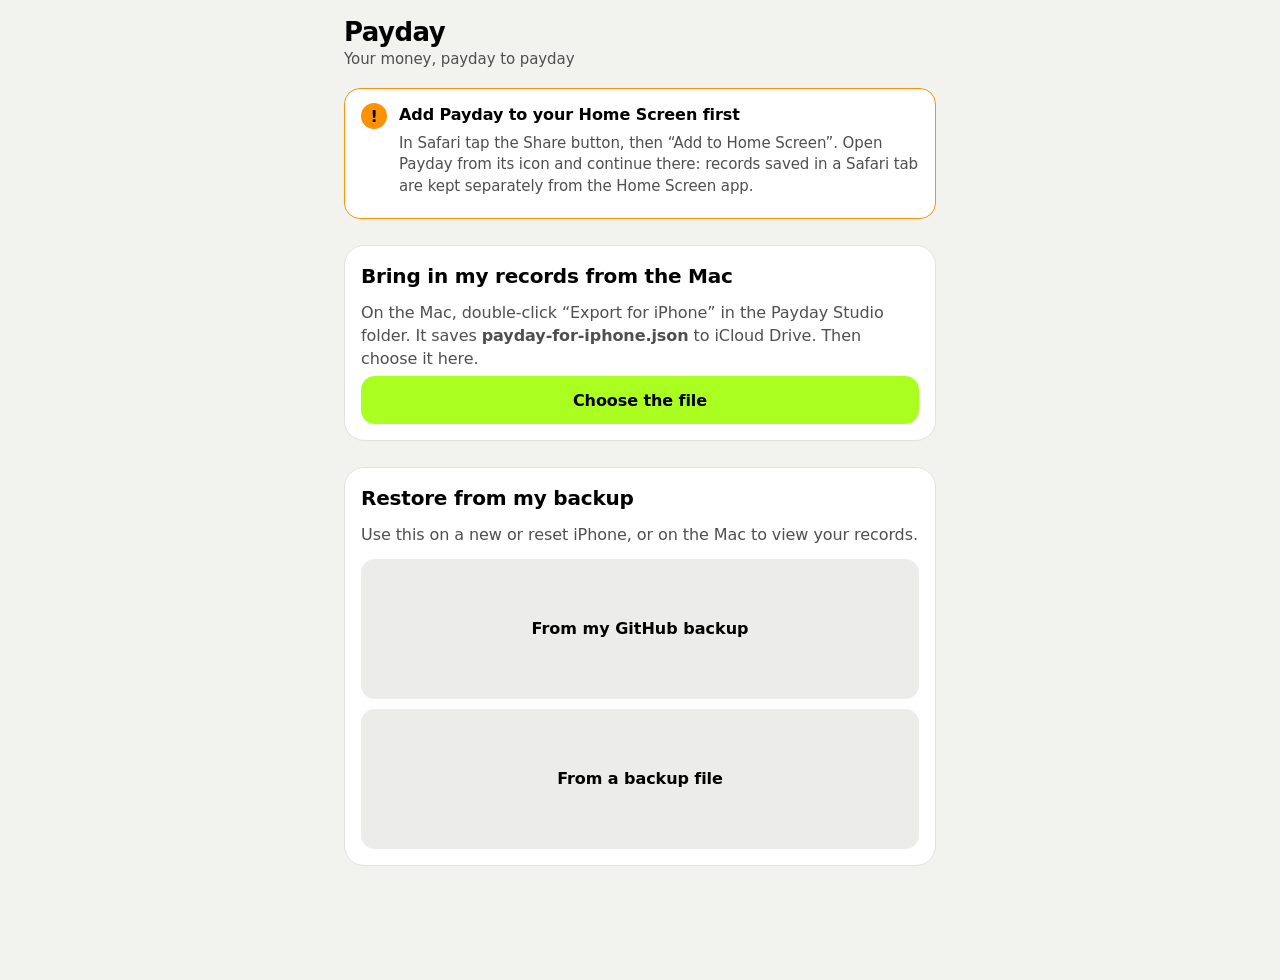
<file: index.html>
<!doctype html>
<html lang="en-GB">
<head>
  <meta charset="utf-8">
  <meta name="viewport" content="width=device-width, initial-scale=1, viewport-fit=cover">
  <meta http-equiv="Content-Security-Policy" content="default-src 'self'; script-src 'self'; style-src 'self' 'unsafe-inline'; img-src 'self' data: blob:; connect-src 'self' https://api.github.com; manifest-src 'self'; worker-src 'self'; object-src 'none'; base-uri 'none'; form-action 'none'">
  <meta name="referrer" content="no-referrer">
  <title>Payday</title>
  <meta name="description" content="Your money, payday to payday. Private: your records stay on your iPhone.">
  <meta name="theme-color" content="#000000">
  <meta name="apple-mobile-web-app-capable" content="yes">
  <meta name="mobile-web-app-capable" content="yes">
  <meta name="apple-mobile-web-app-status-bar-style" content="black-translucent">
  <meta name="apple-mobile-web-app-title" content="Payday">
  <meta name="format-detection" content="telephone=no">
  <link rel="manifest" href="manifest.webmanifest">
  <link rel="icon" href="icons/icon-192.png" type="image/png">
  <link rel="apple-touch-icon" href="icons/apple-touch-icon.png">
  <link rel="stylesheet" href="app.css">
  <script src="js/theme.js"></script>
</head>
<body>
  <main id="app" aria-live="polite"><p class="muted">Opening Payday…</p></main>
  <nav class="tabbar" id="tabbar" aria-label="Main" hidden>
    <a href="#/today" data-tab="today"><svg viewBox="0 0 24 24" fill="none" stroke="currentColor" stroke-width="1.9" stroke-linecap="round" stroke-linejoin="round" aria-hidden="true"><path d="M4 11.5 12 5l8 6.5V20a1 1 0 0 1-1 1h-4v-6H9v6H5a1 1 0 0 1-1-1z"/></svg>Today</a>
    <a href="#/plan" data-tab="plan"><svg viewBox="0 0 24 24" fill="none" stroke="currentColor" stroke-width="1.9" stroke-linecap="round" stroke-linejoin="round" aria-hidden="true"><rect x="4" y="5" width="16" height="15" rx="3"/><path d="M4 10h16M9 3v4M15 3v4"/></svg>Plan</a>
    <button class="add" id="tab-add" type="button" aria-label="Record money"><svg viewBox="0 0 24 24" fill="none" stroke="currentColor" stroke-width="2.4" stroke-linecap="round" aria-hidden="true"><path d="M12 5v14M5 12h14"/></svg></button>
    <a href="#/payday" data-tab="payday"><svg viewBox="0 0 24 24" fill="none" stroke="currentColor" stroke-width="1.9" stroke-linecap="round" stroke-linejoin="round" aria-hidden="true"><rect x="4" y="5" width="16" height="15" rx="3"/><path d="M9 3v4M15 3v4M8.5 13.5l2.5 2.5 4.5-5"/></svg>Payday</a>
    <a href="#/money" data-tab="money"><svg viewBox="0 0 24 24" fill="none" stroke="currentColor" stroke-width="1.9" stroke-linecap="round" stroke-linejoin="round" aria-hidden="true"><rect x="3" y="6" width="18" height="13" rx="3"/><path d="M3 10h18M16 15h2"/></svg>Money</a>
  </nav>
  <script type="module" src="js/app.js"></script>
</body>
</html>
</file>
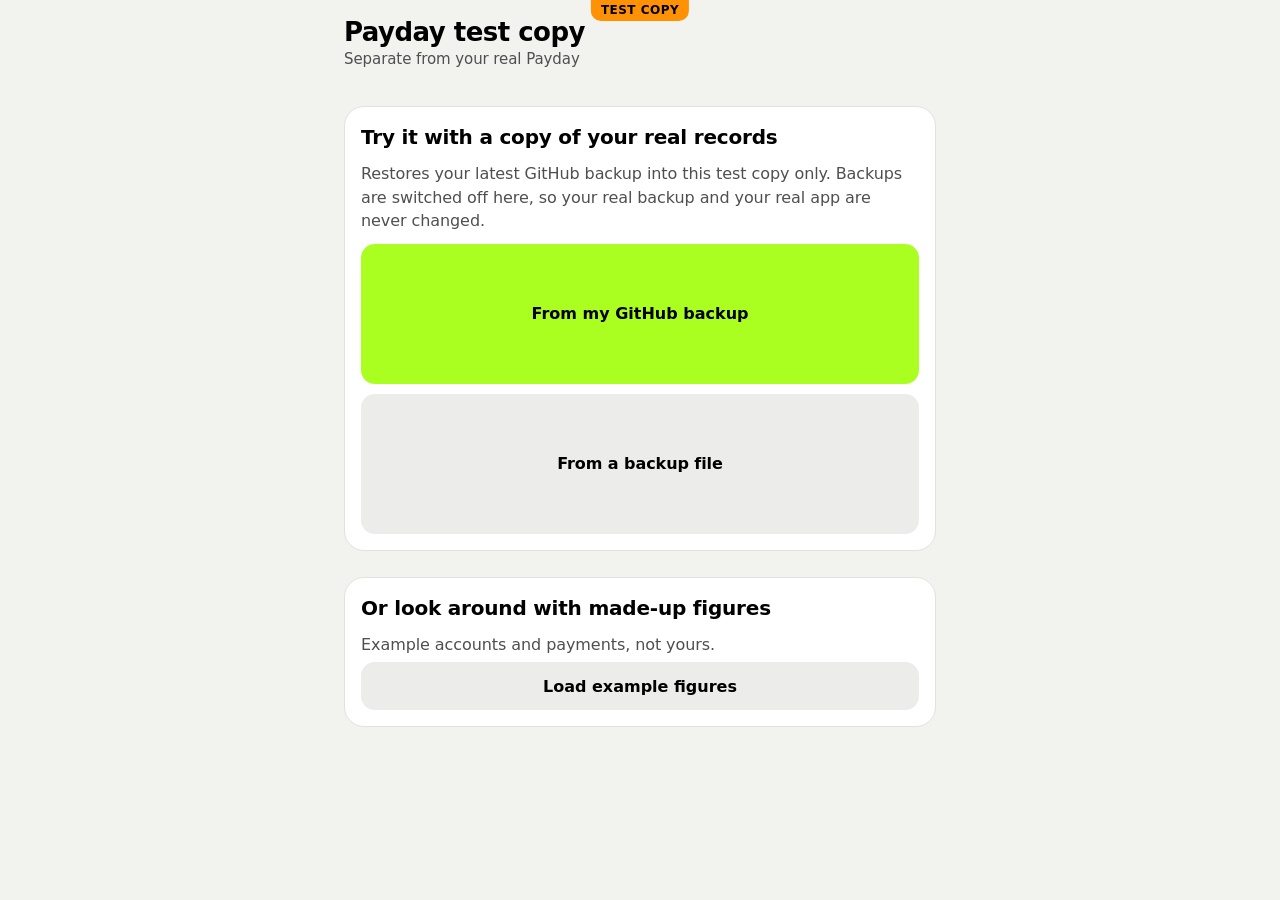
<file: test/index.html>
<!doctype html>
<html lang="en-GB">
<head>
  <meta charset="utf-8">
  <meta name="viewport" content="width=device-width, initial-scale=1, viewport-fit=cover">
  <meta http-equiv="Content-Security-Policy" content="default-src 'self'; script-src 'self'; style-src 'self' 'unsafe-inline'; img-src 'self' data: blob:; connect-src 'self' https://api.github.com; manifest-src 'self'; worker-src 'self'; object-src 'none'; base-uri 'none'; form-action 'none'">
  <meta name="referrer" content="no-referrer">
  <title>Payday Test</title>
  <meta name="description" content="Your money, payday to payday. Private: your records stay on your iPhone.">
  <meta name="theme-color" content="#000000">
  <meta name="apple-mobile-web-app-capable" content="yes">
  <meta name="mobile-web-app-capable" content="yes">
  <meta name="apple-mobile-web-app-status-bar-style" content="black-translucent">
  <meta name="apple-mobile-web-app-title" content="Payday Test">
  <meta name="format-detection" content="telephone=no">
  <link rel="manifest" href="manifest.webmanifest">
  <link rel="icon" href="icons/icon-192.png" type="image/png">
  <link rel="apple-touch-icon" href="icons/apple-touch-icon.png">
  <link rel="stylesheet" href="app.css">
  <script src="js/theme.js"></script>
</head>
<body>
  <div class="testbar" role="note">TEST COPY</div>
  <main id="app" aria-live="polite"><p class="muted">Opening Payday…</p></main>
  <nav class="tabbar" id="tabbar" aria-label="Main" hidden>
    <a href="#/today" data-tab="today"><svg viewBox="0 0 24 24" fill="none" stroke="currentColor" stroke-width="1.9" stroke-linecap="round" stroke-linejoin="round" aria-hidden="true"><path d="M4 11.5 12 5l8 6.5V20a1 1 0 0 1-1 1h-4v-6H9v6H5a1 1 0 0 1-1-1z"/></svg>Today</a>
    <a href="#/plan" data-tab="plan"><svg viewBox="0 0 24 24" fill="none" stroke="currentColor" stroke-width="1.9" stroke-linecap="round" stroke-linejoin="round" aria-hidden="true"><rect x="4" y="5" width="16" height="15" rx="3"/><path d="M4 10h16M9 3v4M15 3v4"/></svg>Plan</a>
    <button class="add" id="tab-add" type="button" aria-label="Record money"><svg viewBox="0 0 24 24" fill="none" stroke="currentColor" stroke-width="2.4" stroke-linecap="round" aria-hidden="true"><path d="M12 5v14M5 12h14"/></svg></button>
    <a href="#/payday" data-tab="payday"><svg viewBox="0 0 24 24" fill="none" stroke="currentColor" stroke-width="1.9" stroke-linecap="round" stroke-linejoin="round" aria-hidden="true"><rect x="4" y="5" width="16" height="15" rx="3"/><path d="M9 3v4M15 3v4M8.5 13.5l2.5 2.5 4.5-5"/></svg>Payday</a>
    <a href="#/money" data-tab="money"><svg viewBox="0 0 24 24" fill="none" stroke="currentColor" stroke-width="1.9" stroke-linecap="round" stroke-linejoin="round" aria-hidden="true"><rect x="3" y="6" width="18" height="13" rx="3"/><path d="M3 10h18M16 15h2"/></svg>Money</a>
  </nav>
  <script type="module" src="js/app.js"></script>
</body>
</html>
</file>
<file: app.css>
/* Payday — mobile-first, iPhone. Brand: lime #AAFF21, orange #FE9204,
   black #000000, white #FFFFFF, charcoal #252525. Text on lime/orange is black. */
:root {
  --lime: #AAFF21; --orange: #FE9204; --black: #000; --white: #fff; --charcoal: #252525;
  --bg: #000; --surface: #141414; --surface-2: #252525; --line: #2e2e2e;
  --text: #fff; --muted: #a8a8a8; --faint: #6f6f6f;
  --red: #ff6b6b; --on-accent: #000; --pos: #AAFF21; --accent-ink: #AAFF21; --in: #4ade80; --out: #ff7a7a;
  --radius: 18px; --radius-sm: 12px;
  --tabbar: calc(64px + env(safe-area-inset-bottom));
  color-scheme: dark;
}
@media (prefers-color-scheme: light) {
  :root:not([data-theme="dark"]) {
    --bg: #f2f2ef; --surface: #fff; --surface-2: #ececea; --line: #dcdcd8;
    --text: #000; --muted: #4f4f4f; --faint: #8a8a8a; --red: #c62828; --pos: #2f6b00; --accent-ink: #3f7f00; --in: #157f3b; --out: #c62828; color-scheme: light;
  }
}
:root[data-theme="light"] {
  --bg: #f2f2ef; --surface: #fff; --surface-2: #ececea; --line: #dcdcd8;
  --text: #000; --muted: #4f4f4f; --faint: #8a8a8a; --red: #c62828; --pos: #2f6b00; --accent-ink: #3f7f00; --in: #157f3b; --out: #c62828; color-scheme: light;
}
* { box-sizing: border-box; }
[hidden] { display: none !important; }
html { -webkit-text-size-adjust: 100%; }
body {
  margin: 0; background: var(--bg); color: var(--text);
  font: 17px/1.45 system-ui, -apple-system, "SF Pro Text", "Helvetica Neue", Arial, sans-serif;
  -webkit-font-smoothing: antialiased; overscroll-behavior-y: none;
}
button, input, select, textarea { font: inherit; color: inherit; }
.num, .amount { font-variant-numeric: tabular-nums; letter-spacing: -0.01em; }
a { color: inherit; }
.sr-only { position: absolute; width: 1px; height: 1px; overflow: hidden; clip: rect(0 0 0 0); white-space: nowrap; }

/* Layout */
#app { min-height: 100dvh; padding: calc(env(safe-area-inset-top) + 8px) 16px calc(var(--tabbar) + 24px); max-width: 640px; margin: 0 auto; }
.topbar { display: flex; align-items: center; justify-content: space-between; gap: 12px; min-height: 52px; margin-bottom: 8px; }
.topbar h1 { font-size: 30px; line-height: 1.1; margin: 0; letter-spacing: -0.02em; }
.topbar .sub { color: var(--muted); font-size: 15px; margin-top: 2px; }
.iconbtn { width: 44px; height: 44px; border-radius: 50%; border: 0; background: var(--surface-2); display: grid; place-items: center; cursor: pointer; }
.iconbtn svg { width: 22px; height: 22px; }
.back { display: inline-flex; align-items: center; gap: 4px; min-height: 44px; border: 0; background: none; color: var(--muted); padding: 0; cursor: pointer; font-size: 16px; }
section { margin: 22px 0; }
h2 { font-size: 20px; margin: 0 0 10px; letter-spacing: -0.01em; }
h3 { font-size: 17px; margin: 0 0 6px; }
.muted { color: var(--muted); }
.small { font-size: 15px; }
p { margin: 6px 0; }

/* Cards and rows */
.card { background: var(--surface); border: 1px solid var(--line); border-radius: var(--radius); padding: 16px; }
.card + .card { margin-top: 10px; }
.list { background: var(--surface); border: 1px solid var(--line); border-radius: var(--radius); overflow: hidden; }
.row { display: flex; align-items: center; gap: 12px; padding: 13px 16px; min-height: 60px; border: 0; width: 100%; background: none; text-align: left; cursor: pointer; }
.row + .row { border-top: 1px solid var(--line); }
.row .main { flex: 1; min-width: 0; }
.row .title { font-weight: 600; overflow: hidden; text-overflow: ellipsis; white-space: nowrap; }
.row .meta { color: var(--muted); font-size: 15px; }
.row .amount { font-weight: 650; text-align: right; white-space: nowrap; }
.row .amount small { display: block; font-weight: 500; color: var(--muted); font-size: 13px; }
.tile { width: 40px; height: 40px; border-radius: 12px; background: var(--surface-2); display: grid; place-items: center; flex: 0 0 40px; }
.tile svg { width: 20px; height: 20px; }
.out { color: var(--out); }
.in { color: var(--in); }
.move { color: var(--text); }
.neg { color: var(--red); }
.tag { display: inline-block; border-radius: 999px; padding: 2px 9px; font-size: 13px; font-weight: 650; background: var(--surface-2); color: var(--text); }
.tag.overdue, .tag.warn { background: var(--orange); color: var(--on-accent); }
.tag.ok { background: var(--lime); color: var(--on-accent); }
.tag.bad { background: var(--red); color: #000; }

/* Hero: safe to spend */
.hero { border-radius: 24px; padding: 20px 18px 18px; color: var(--on-accent); background: var(--lime); }
.hero.zero { background: var(--orange); }
.hero.short { background: var(--red); }
.hero .label { font-size: 16px; font-weight: 650; }
.hero .big { font-size: 52px; font-weight: 750; line-height: 1.05; letter-spacing: -0.03em; margin: 6px 0 4px; }
.hero .foot { font-size: 15px; font-weight: 550; }
.hero button { margin-top: 14px; min-height: 44px; border-radius: 999px; border: 2px solid rgba(0,0,0,.85); background: transparent; color: #000; font-weight: 700; padding: 0 16px; cursor: pointer; }

/* Buttons and forms */
.btn { min-height: 50px; border-radius: 14px; border: 0; padding: 0 18px; font-weight: 700; cursor: pointer; background: var(--surface-2); }
.btn.primary { background: var(--lime); color: #000; }
.btn.danger { background: transparent; color: var(--red); border: 1px solid var(--red); }
.btn.block { width: 100%; }
.btn.small { min-height: 44px; font-size: 15px; padding: 0 14px; border-radius: 12px; }
.btnrow { display: flex; gap: 10px; flex-wrap: wrap; margin-top: 12px; }
.btnrow .btn { flex: 1 1 140px; }
label.field { display: block; margin: 14px 0 0; }
label.field > span { display: block; font-size: 15px; font-weight: 650; margin-bottom: 6px; color: var(--muted); }
input, select, textarea { width: 100%; min-height: 50px; border-radius: 12px; border: 1px solid var(--line); background: var(--surface-2); padding: 12px 14px; font-size: 17px; }
textarea { min-height: 80px; }
input:focus-visible, select:focus-visible, textarea:focus-visible, button:focus-visible, .row:focus-visible { outline: 3px solid var(--lime); outline-offset: 2px; }
input.big { font-size: 40px; font-weight: 750; min-height: 72px; text-align: center; font-variant-numeric: tabular-nums; }
.seg { display: flex; background: var(--surface-2); border-radius: 14px; padding: 4px; gap: 4px; overflow-x: auto; }
.seg button { flex: 1; min-height: 42px; border: 0; border-radius: 10px; background: transparent; font-weight: 650; font-size: 15px; white-space: nowrap; padding: 0 10px; cursor: pointer; }
.seg button[aria-pressed="true"] { background: var(--lime); color: #000; }
.check { display: flex; gap: 12px; align-items: flex-start; padding: 12px 0; }
.check input { width: 26px; height: 26px; min-height: 26px; flex: 0 0 26px; accent-color: var(--lime); }
.error { color: var(--red); font-weight: 650; margin-top: 10px; }

/* Breakdown */
.lines .line { display: flex; justify-content: space-between; gap: 12px; padding: 10px 0; border-bottom: 1px solid var(--line); }
.lines .line:last-child { border-bottom: 0; }
.lines .line.total { font-weight: 750; font-size: 19px; }

/* Bottom tab bar */
.tabbar { position: fixed; left: 0; right: 0; bottom: 0; height: var(--tabbar); padding: 6px 8px env(safe-area-inset-bottom);
  background: color-mix(in srgb, var(--bg) 88%, transparent); backdrop-filter: blur(16px); -webkit-backdrop-filter: blur(16px);
  border-top: 1px solid var(--line); display: grid; grid-template-columns: repeat(5, 1fr); align-items: center; z-index: 20; }
.tabbar a { display: flex; flex-direction: column; align-items: center; gap: 2px; text-decoration: none; color: var(--muted); font-size: 12px; font-weight: 650; min-height: 52px; justify-content: center; }
.tabbar a svg { width: 24px; height: 24px; }
.tabbar a[aria-current="page"] { color: var(--text); }
.tabbar a[aria-current="page"] svg { color: var(--accent-ink); }
.tabbar .add { width: 56px; height: 56px; border-radius: 50%; background: var(--lime); color: #000; justify-self: center; display: grid; place-items: center; border: 0; cursor: pointer; }
.tabbar .add svg { width: 28px; height: 28px; }

/* Sheets */
.sheet-back { position: fixed; inset: 0; background: rgba(0,0,0,.55); z-index: 40; display: flex; align-items: flex-end; justify-content: center; }
.sheet { width: 100%; max-width: 640px; max-height: 92dvh; overflow: auto; background: var(--surface); border-radius: 22px 22px 0 0; padding: 10px 16px calc(20px + env(safe-area-inset-bottom)); border-top: 1px solid var(--line); }
.sheet .grab { width: 40px; height: 5px; border-radius: 3px; background: var(--faint); margin: 2px auto 10px; }
.sheet header { display: flex; align-items: center; justify-content: space-between; gap: 10px; margin-bottom: 4px; }
.sheet header h2 { margin: 0; font-size: 22px; }

/* Toast with undo */
.toast { position: fixed; left: 12px; right: 12px; bottom: calc(var(--tabbar) + 10px); z-index: 60; max-width: 616px; margin: 0 auto;
  background: var(--white); color: #000; border-radius: 16px; padding: 12px 14px; display: flex; align-items: center; gap: 12px; box-shadow: 0 10px 30px rgba(0,0,0,.35); }
.toast .msg { flex: 1; font-size: 15px; font-weight: 600; }
.toast button { min-height: 44px; border: 0; border-radius: 12px; background: #000; color: var(--lime); font-weight: 750; padding: 0 16px; cursor: pointer; }
.toast.warn { background: var(--orange); }

/* Charts */
.chart svg { width: 100%; height: auto; display: block; }
.chart .legend { display: flex; gap: 16px; flex-wrap: wrap; font-size: 14px; color: var(--muted); margin-top: 6px; }
.chart .key { display: inline-block; width: 14px; height: 3px; border-radius: 2px; vertical-align: middle; margin-right: 6px; background: var(--accent-ink); }
.chart .key.alt { background: var(--orange); }
.chart .key.line { background: var(--faint); }

.banner { border-radius: 16px; padding: 14px 16px; display: flex; gap: 12px; align-items: flex-start; border: 1px solid var(--orange); background: var(--surface); }
.banner.bad { border-color: var(--red); }
.banner .dot { width: 26px; height: 26px; border-radius: 50%; background: var(--orange); color: #000; font-weight: 800; display: grid; place-items: center; flex: 0 0 26px; }
.banner.bad .dot { background: var(--red); }
.banner + .banner { margin-top: 10px; }
.empty { text-align: center; padding: 28px 16px; color: var(--muted); }
.verdict { border-radius: 18px; padding: 16px; color: #000; }
.verdict.yes { background: var(--lime); }
.verdict.no { background: var(--orange); }
.verdict.short { background: var(--red); }
.verdict strong { font-size: 22px; display: block; margin-bottom: 4px; }
.grid2 { display: grid; grid-template-columns: 1fr 1fr; gap: 10px; }
.stat { background: var(--surface-2); border-radius: 14px; padding: 12px; }
.stat span { display: block; color: var(--muted); font-size: 14px; }
.stat strong { font-size: 20px; }
@media (min-width: 700px) { #app { padding-left: 24px; padding-right: 24px; } }
@media (prefers-reduced-motion: no-preference) { .sheet { animation: up .22s ease-out; } @keyframes up { from { transform: translateY(30px); opacity: .6; } } }
.tabbar[hidden] { display: none; }
a.btn, label.btn { display: inline-flex; align-items: center; justify-content: center; text-decoration: none; color: inherit; }
a.btn.primary, label.btn.primary { color: #000; }
.banner .btn { margin-top: 8px; }
.row.static { cursor: default; }
.row .inline-input { max-width: 170px; }
a.row, .back, .tabbar a { text-decoration: none; color: inherit; }
.back { color: var(--muted); }
.lines .line strong, .amount { white-space: nowrap; }
.linkrow { display: flex; align-items: center; min-height: 44px; color: var(--muted); font-size: 15px; text-decoration: none; }

.btnrow.stack { flex-direction: column; }
.btnrow.stack > * { width: 100%; }
.sheet:focus { outline: none; }


/* ---- 1.1: trust and clarity ---------------------------------------------------- */
/* Opaque strip under the status bar so nothing scrolls under the clock. */
body::before { content: ""; position: fixed; top: 0; left: 0; right: 0; height: env(safe-area-inset-top); background: var(--bg); z-index: 35; }
.topbar { position: sticky; top: env(safe-area-inset-top); z-index: 15; background: var(--bg); padding: 6px 0; margin: 0 -16px 8px; padding-left: 16px; padding-right: 16px; }
.topbar h1 { font-size: 28px; }
.amount .dir { font-size: .8em; margin-right: 2px; }

/* Status chips: always words, never colour alone */
.chip { display: inline-flex; align-items: center; gap: 4px; border-radius: 999px; padding: 2px 9px; font-size: 13px; font-weight: 700; line-height: 1.5; background: var(--surface-2); color: var(--text); vertical-align: 1px; }
.chip.due { background: var(--surface-2); }
.chip.paid { background: color-mix(in srgb, var(--in) 22%, transparent); color: var(--in); }
.chip.overdue { background: var(--orange); color: #000; }
.chip.part { background: color-mix(in srgb, var(--orange) 25%, transparent); color: var(--orange); }
.chip.skipped { background: var(--surface-2); color: var(--muted); }
.chip.est { background: transparent; border: 1px solid var(--faint); color: var(--muted); font-weight: 600; }
.chip.now { background: var(--lime); color: #000; }
.row.done .title, .row.done .amount { color: var(--muted); }
.row.done .title { text-decoration: none; }

/* Money flow card: brought forward -> left */
.lines .line span small { display: block; color: var(--muted); font-size: 13px; }
.flow .line.sub { color: var(--muted); font-size: 15px; padding: 6px 0 6px 12px; border-bottom: 0; }
.kpi { display: grid; grid-template-columns: 1fr 1fr; gap: 10px; }
.kpi .stat strong { display: block; font-size: 22px; }

/* Payday checklist */
.step { background: var(--surface); border: 1px solid var(--line); border-radius: var(--radius); padding: 14px 16px; }
.step + .step { margin-top: 10px; }
.step h3 { display: flex; justify-content: space-between; gap: 10px; align-items: baseline; margin: 0 0 4px; font-size: 18px; }
.step h3 .amount { font-size: 20px; }
.step p { color: var(--muted); font-size: 15px; }
.step .item { display: flex; align-items: center; gap: 10px; padding: 10px 0; border-top: 1px solid var(--line); }
.step .item:first-of-type { border-top: 0; }
.step .item .main { flex: 1; min-width: 0; }
.step .item .title { font-weight: 600; }
.step .item .meta { color: var(--muted); font-size: 14px; }
.step .item .amount { font-weight: 700; }
.donebtn { min-height: 44px; min-width: 76px; border-radius: 12px; border: 0; background: var(--lime); color: #000; font-weight: 750; padding: 0 12px; cursor: pointer; }
.donebtn.ghost { background: var(--surface-2); color: var(--text); }
.donebtn[disabled] { opacity: .45; cursor: default; }
.donemark { min-width: 76px; text-align: center; font-weight: 750; color: var(--in); font-size: 15px; }
.progress { height: 8px; border-radius: 99px; background: var(--surface-2); overflow: hidden; margin: 8px 0 2px; }
.progress i { display: block; height: 100%; background: var(--lime); border-radius: 99px; }
.paycard { border-radius: 22px; padding: 16px 18px; background: var(--surface); border: 2px solid var(--lime); }
.paycard h2 { margin: 0 0 2px; }
.sumline { display: flex; justify-content: space-between; align-items: baseline; font-weight: 750; font-size: 20px; padding-top: 10px; margin-top: 6px; border-top: 2px solid var(--line); }

/* Verdicts */
.verdict.tight { background: var(--orange); }
.verdict.unknown { background: var(--surface-2); color: var(--text); border: 1px solid var(--line); }
.verdict .headline { font-size: 17px; font-weight: 650; }
.verdict .figure { font-size: 34px; font-weight: 800; letter-spacing: -0.02em; margin: 4px 0; font-variant-numeric: tabular-nums; }
.fix { display: flex; gap: 12px; align-items: flex-start; padding: 12px 0; border-top: 1px solid var(--line); }
.fix:first-child { border-top: 0; }
.fix .n { width: 28px; height: 28px; flex: 0 0 28px; border-radius: 50%; background: var(--surface-2); display: grid; place-items: center; font-weight: 800; font-size: 14px; }
.caveats { margin: 10px 0 0; padding-left: 18px; color: var(--muted); font-size: 15px; }
.caveats li { margin: 4px 0; }

/* Goals */
.goalbar { position: relative; height: 10px; border-radius: 99px; background: var(--surface-2); overflow: hidden; margin: 10px 0 4px; }
.goalbar i { position: absolute; inset: 0 auto 0 0; background: var(--lime); border-radius: 99px; }
.inst { display: flex; justify-content: space-between; gap: 10px; padding: 8px 0; border-top: 1px solid var(--line); font-size: 15px; }
.monthpick { display: grid; grid-template-columns: repeat(6, 1fr); gap: 6px; }
.monthpick button { min-height: 40px; border-radius: 10px; border: 1px solid var(--line); background: var(--surface-2); font-weight: 650; font-size: 14px; cursor: pointer; }
.monthpick button[aria-pressed="true"] { background: var(--orange); color: #000; border-color: var(--orange); }
.toggle { display: flex; align-items: center; justify-content: space-between; gap: 12px; padding: 12px 0; }
.toggle button { min-height: 40px; min-width: 64px; border-radius: 999px; border: 0; font-weight: 750; background: var(--surface-2); cursor: pointer; }
.toggle button[aria-pressed="true"] { background: var(--lime); color: #000; }
details.fold > summary { list-style: none; cursor: pointer; display: flex; justify-content: space-between; align-items: center; min-height: 44px; font-weight: 700; font-size: 18px; }
details.fold > summary::-webkit-details-marker { display: none; }
details.fold > summary::after { content: "Show"; font-size: 14px; color: var(--muted); font-weight: 650; }
details.fold[open] > summary::after { content: "Hide"; }
.diffbox { border-radius: 16px; padding: 14px 16px; background: var(--surface-2); margin-top: 12px; }
.diffbox strong.amount { font-size: 26px; display: block; }
.diffbox.ok { background: color-mix(in srgb, var(--in) 18%, var(--surface)); }
.step .btnrow .btn { flex: 1 1 100%; }
section, #verdict, .step { scroll-margin-top: calc(env(safe-area-inset-top) + 80px); }

/* Today: spare breakdown and chosen accounts */
.herolines { margin-top: 12px; border-top: 1.5px solid rgba(0,0,0,.25); padding-top: 8px; font-size: 15px; font-weight: 600; }
.herolines div { display: flex; justify-content: space-between; gap: 10px; padding: 3px 0; }
.hero.short { color: #000; }
.tiles { display: grid; grid-template-columns: 1fr 1fr; gap: 10px; margin-top: 10px; }
.tile-acc { display: flex; flex-direction: column; gap: 2px; min-height: 104px; padding: 14px; border-radius: 18px; background: var(--surface); border: 1px solid var(--line); text-decoration: none; color: inherit; }
.tile-acc .nm { font-size: 14px; font-weight: 650; color: var(--muted); overflow: hidden; text-overflow: ellipsis; white-space: nowrap; }
.tile-acc strong { font-size: 24px; font-weight: 780; letter-spacing: -0.02em; margin-top: 4px; }
.tile-acc .nt { font-size: 13px; color: var(--muted); margin-top: auto; }
.tile-acc.warn { border-color: var(--orange); }
.tile-acc.warn .nt { color: var(--orange); font-weight: 650; }
.tile-acc:active { transform: scale(.98); }

/* Today: featured balance and available-to-spend panels */
.feature { background: var(--surface); border: 1px solid var(--line); border-radius: 22px; padding: 16px 18px; }
.feature + .feature { margin-top: 10px; }
.feature-head { display: flex; justify-content: space-between; align-items: center; gap: 10px; flex-wrap: wrap; }
.feature-name { font-weight: 700; font-size: 18px; text-decoration: none; color: inherit; }
.feature-big { font-size: 46px; font-weight: 800; letter-spacing: -0.03em; line-height: 1.05; margin: 8px 0 4px; }
.feature-big.avail { color: var(--lime); }
:root[data-theme="light"] .feature-big.avail { color: var(--accent-ink); }
@media (prefers-color-scheme: light) { :root:not([data-theme="dark"]) .feature-big.avail { color: var(--accent-ink); } }
.feature-next { display: flex; justify-content: space-between; align-items: center; gap: 10px; border-top: 1px solid var(--line); margin-top: 12px; padding-top: 12px; }
.eyebrow { font-size: 12px; letter-spacing: .1em; text-transform: uppercase; color: var(--muted); font-weight: 700; }
.badge { display: inline-flex; align-items: center; gap: 4px; border-radius: 10px; padding: 3px 9px; font-size: 13px; font-weight: 650; white-space: nowrap; }
.badge.ok { color: var(--in); background: color-mix(in srgb, var(--in) 14%, transparent); border: 1px solid color-mix(in srgb, var(--in) 35%, transparent); }
.badge.warn { color: var(--orange); background: color-mix(in srgb, var(--orange) 12%, transparent); border: 1px solid color-mix(in srgb, var(--orange) 35%, transparent); }
.tile-acc .badge { font-size: 12px; padding: 2px 7px; margin-top: 4px; }
.linebtn { width: 100%; border: 0; background: none; text-align: left; cursor: pointer; padding: 10px 0; font: inherit; color: inherit; }
.chipbtn { border: 0; border-radius: 8px; background: var(--surface-2); padding: 2px 8px; font-weight: 700; font-size: 14px; margin-left: 6px; cursor: pointer; }
.btngrid { display: grid; grid-template-columns: 1fr 1fr; gap: 10px; margin-top: 12px; }
.btngrid .btn { width: 100%; }
.chip.scheduled { background: color-mix(in srgb, #4ea1ff 20%, transparent); color: #6fb4ff; }
.chip.stopped { background: color-mix(in srgb, var(--red) 20%, transparent); color: var(--red); }
.chip.soon { background: color-mix(in srgb, var(--orange) 22%, transparent); color: var(--orange); }
:root[data-theme="light"] .chip.scheduled { color: #1d5fbf; }

/* ===== 1.3 design pass: calmer surfaces, one clear hierarchy ===== */
:root { --line: #232323; --surface: #121212; --surface-2: #1f1f1f; --radius: 20px; }
:root[data-theme="light"] { --line: #e2e2de; }
@media (prefers-color-scheme: light) { :root:not([data-theme="dark"]) { --line: #e2e2de; } }
body { font: 16px/1.45 -apple-system, "SF Pro Text", system-ui, "Helvetica Neue", Arial, sans-serif; letter-spacing: -0.005em; }
h1, h2, .sum-bal, .sum-avail, .feature-big { font-family: -apple-system, "SF Pro Display", system-ui, sans-serif; }
.topbar { align-items: flex-end; padding-top: 10px; padding-bottom: 10px; }
.topbar h1 { font-size: 26px; font-weight: 750; }
.eyebrow { display: block; font-size: 12px; letter-spacing: .08em; text-transform: uppercase; color: var(--muted); font-weight: 700; }
section { margin: 26px 0; }
.sec-head { display: flex; justify-content: space-between; align-items: baseline; margin: 0 2px 10px; }
.linkbtn { border: 0; background: none; color: var(--accent-ink); font-weight: 700; font-size: 15px; cursor: pointer; padding: 6px 0; min-height: 36px; }
.chev { color: var(--faint); font-size: 22px; line-height: 1; margin-left: 6px; }
.btn { min-height: 48px; border-radius: 14px; }
.btn:not(.primary):not(.danger) { background: var(--surface-2); }
.list, .card { border-radius: var(--radius); }
.row { min-height: 56px; padding: 12px 16px; }
.row .title { font-weight: 600; }

/* Summary: the current account and what is free to spend */
.summary { background: var(--surface); border: 1px solid var(--line); border-radius: 24px; padding: 18px 18px 16px; margin-top: 4px; }
.sum-top { display: flex; justify-content: space-between; align-items: center; gap: 8px; }
.sum-acc { font-weight: 700; font-size: 17px; text-decoration: none; color: inherit; display: inline-flex; align-items: center; }
.sum-bal { font-size: 46px; font-weight: 800; letter-spacing: -0.035em; line-height: 1.05; margin-top: 10px; }
.sum-avail { font-size: 40px; font-weight: 800; letter-spacing: -0.03em; line-height: 1.05; margin: 6px 0 2px; color: var(--lime); }
.sum-avail.neg { color: var(--red); }
:root[data-theme="light"] .sum-avail:not(.neg) { color: var(--accent-ink); }
@media (prefers-color-scheme: light) { :root:not([data-theme="dark"]) .sum-avail:not(.neg) { color: var(--accent-ink); } }
.sum-note { color: var(--muted); font-size: 14px; margin-top: 2px; }
.sum-next { display: flex; width: 100%; justify-content: space-between; align-items: center; gap: 10px; background: var(--surface-2); border: 0; border-radius: 14px; padding: 10px 12px; margin-top: 14px; text-align: left; cursor: pointer; }
.sum-next .nm { display: block; font-weight: 650; font-size: 15px; margin-top: 2px; }
.sum-actions { display: flex; gap: 8px; margin-top: 12px; }
.pill { display: inline-flex; align-items: center; gap: 6px; min-height: 40px; padding: 0 14px; border-radius: 999px; border: 1px solid var(--line); background: transparent; font-weight: 650; font-size: 15px; cursor: pointer; }
.pill svg { width: 17px; height: 17px; }
.sum-split { height: 1px; background: var(--line); margin: 18px -18px 16px; }
.sum-warn { display: flex; gap: 10px; align-items: flex-start; margin-top: 12px; padding: 10px 12px; border-radius: 14px; background: color-mix(in srgb, var(--red) 14%, transparent); color: var(--text); font-size: 14px; }
.sum-warn svg { width: 18px; height: 18px; flex: 0 0 18px; color: var(--red); margin-top: 1px; }
.sum-list { margin-top: 14px; }
.sum-list .eyebrow { margin-bottom: 4px; }
.srow { display: flex; align-items: center; gap: 10px; padding: 8px 0; border-top: 1px solid var(--line); }
.srow:first-of-type { border-top: 0; }
.srow .main { flex: 1; min-width: 0; display: flex; flex-direction: column; border: 0; background: none; text-align: left; padding: 0; cursor: pointer; }
.srow .nm { font-weight: 600; font-size: 15px; overflow: hidden; text-overflow: ellipsis; white-space: nowrap; }
.srow .dt { color: var(--muted); font-size: 13px; }
.srow .amount { font-weight: 700; font-size: 15px; }
.donebtn.sm { min-height: 34px; min-width: 56px; font-size: 14px; border-radius: 10px; padding: 0 10px; }

/* Payday strip with a progress ring */
.paystrip { display: flex; justify-content: space-between; align-items: center; gap: 12px; margin-top: 12px; padding: 14px 16px; border-radius: 20px; background: var(--surface); border: 1px solid var(--line); text-decoration: none; color: inherit; }
.paystrip .title { font-weight: 700; font-size: 17px; margin-top: 2px; }
.ring { width: 38px; height: 38px; border-radius: 50%; background: conic-gradient(var(--lime) calc(var(--p) * 1%), var(--surface-2) 0); -webkit-mask: radial-gradient(circle 13px, transparent 98%, #000 100%); mask: radial-gradient(circle 13px, transparent 98%, #000 100%); flex: 0 0 38px; }

/* Account tiles */
.tiles { margin-top: 0; gap: 8px; }
.tile-acc { min-height: 92px; padding: 12px 14px; border-radius: 18px; gap: 0; }
.tile-acc strong { font-size: 21px; margin: 4px 0 6px; }
.tile-acc .nt { font-size: 12.5px; }
.tile-acc .okc { color: var(--in); font-weight: 650; }
.tile-acc .oldc { color: var(--orange); font-weight: 650; }

/* Needs-you rows */
.nrow { display: flex; align-items: center; gap: 10px; padding: 12px 14px; min-height: 58px; width: 100%; border: 0; background: none; text-align: left; text-decoration: none; color: inherit; cursor: pointer; }
.nrow + .nrow, .list > .nrow + .nrow { border-top: 1px solid var(--line); }
.nrow .main { flex: 1; min-width: 0; cursor: pointer; }
.nrow .title { font-weight: 650; font-size: 15px; }
.nrow .meta { color: var(--muted); font-size: 13.5px; }
.dotw { display: inline-block; width: 8px; height: 8px; border-radius: 50%; background: var(--orange); margin-right: 8px; vertical-align: 1px; }

/* Account screen: action buttons like a banking app */
.acts { display: grid; grid-template-columns: repeat(4, 1fr); gap: 6px; margin-top: 16px; }
.act { display: flex; flex-direction: column; align-items: center; gap: 6px; border: 0; background: none; cursor: pointer; font-size: 13px; font-weight: 650; color: var(--text); padding: 0; }
.act i { width: 50px; height: 50px; border-radius: 50%; background: var(--surface-2); display: grid; place-items: center; }
.act i svg { width: 22px; height: 22px; }
.act.primary i { background: var(--lime); color: #000; }

.sum-acc { white-space: nowrap; }
.sum-top .badge { font-size: 12px; padding: 2px 8px; }
details.sum-list { border-top: 1px solid var(--line); margin-top: 14px; padding-top: 4px; }
details.sum-list > summary { list-style: none; display: flex; justify-content: space-between; align-items: center; gap: 10px; min-height: 44px; cursor: pointer; font-weight: 650; font-size: 15px; }
details.sum-list > summary::-webkit-details-marker { display: none; }
details.sum-list > summary > span:first-child::after { content: " ›"; color: var(--faint); }
details.sum-list[open] > summary > span:first-child::after { content: " ⌄"; }
</file>
<file: test/app.css>
/* Payday — mobile-first, iPhone. Brand: lime #AAFF21, orange #FE9204,
   black #000000, white #FFFFFF, charcoal #252525. Text on lime/orange is black. */
:root {
  --lime: #AAFF21; --orange: #FE9204; --black: #000; --white: #fff; --charcoal: #252525;
  --bg: #000; --surface: #141414; --surface-2: #252525; --line: #2e2e2e;
  --text: #fff; --muted: #a8a8a8; --faint: #6f6f6f;
  --red: #ff6b6b; --on-accent: #000; --pos: #AAFF21; --accent-ink: #AAFF21; --in: #4ade80; --out: #ff7a7a;
  --radius: 18px; --radius-sm: 12px;
  --tabbar: calc(64px + env(safe-area-inset-bottom));
  color-scheme: dark;
}
@media (prefers-color-scheme: light) {
  :root:not([data-theme="dark"]) {
    --bg: #f2f2ef; --surface: #fff; --surface-2: #ececea; --line: #dcdcd8;
    --text: #000; --muted: #4f4f4f; --faint: #8a8a8a; --red: #c62828; --pos: #2f6b00; --accent-ink: #3f7f00; --in: #157f3b; --out: #c62828; color-scheme: light;
  }
}
:root[data-theme="light"] {
  --bg: #f2f2ef; --surface: #fff; --surface-2: #ececea; --line: #dcdcd8;
  --text: #000; --muted: #4f4f4f; --faint: #8a8a8a; --red: #c62828; --pos: #2f6b00; --accent-ink: #3f7f00; --in: #157f3b; --out: #c62828; color-scheme: light;
}
* { box-sizing: border-box; }
[hidden] { display: none !important; }
html { -webkit-text-size-adjust: 100%; }
body {
  margin: 0; background: var(--bg); color: var(--text);
  font: 17px/1.45 system-ui, -apple-system, "SF Pro Text", "Helvetica Neue", Arial, sans-serif;
  -webkit-font-smoothing: antialiased; overscroll-behavior-y: none;
}
button, input, select, textarea { font: inherit; color: inherit; }
.num, .amount { font-variant-numeric: tabular-nums; letter-spacing: -0.01em; }
a { color: inherit; }
.sr-only { position: absolute; width: 1px; height: 1px; overflow: hidden; clip: rect(0 0 0 0); white-space: nowrap; }

/* Layout */
#app { min-height: 100dvh; padding: calc(env(safe-area-inset-top) + 8px) 16px calc(var(--tabbar) + 24px); max-width: 640px; margin: 0 auto; }
.topbar { display: flex; align-items: center; justify-content: space-between; gap: 12px; min-height: 52px; margin-bottom: 8px; }
.topbar h1 { font-size: 30px; line-height: 1.1; margin: 0; letter-spacing: -0.02em; }
.topbar .sub { color: var(--muted); font-size: 15px; margin-top: 2px; }
.iconbtn { width: 44px; height: 44px; border-radius: 50%; border: 0; background: var(--surface-2); display: grid; place-items: center; cursor: pointer; }
.iconbtn svg { width: 22px; height: 22px; }
.back { display: inline-flex; align-items: center; gap: 4px; min-height: 44px; border: 0; background: none; color: var(--muted); padding: 0; cursor: pointer; font-size: 16px; }
section { margin: 22px 0; }
h2 { font-size: 20px; margin: 0 0 10px; letter-spacing: -0.01em; }
h3 { font-size: 17px; margin: 0 0 6px; }
.muted { color: var(--muted); }
.small { font-size: 15px; }
p { margin: 6px 0; }

/* Cards and rows */
.card { background: var(--surface); border: 1px solid var(--line); border-radius: var(--radius); padding: 16px; }
.card + .card { margin-top: 10px; }
.list { background: var(--surface); border: 1px solid var(--line); border-radius: var(--radius); overflow: hidden; }
.row { display: flex; align-items: center; gap: 12px; padding: 13px 16px; min-height: 60px; border: 0; width: 100%; background: none; text-align: left; cursor: pointer; }
.row + .row { border-top: 1px solid var(--line); }
.row .main { flex: 1; min-width: 0; }
.row .title { font-weight: 600; overflow: hidden; text-overflow: ellipsis; white-space: nowrap; }
.row .meta { color: var(--muted); font-size: 15px; }
.row .amount { font-weight: 650; text-align: right; white-space: nowrap; }
.row .amount small { display: block; font-weight: 500; color: var(--muted); font-size: 13px; }
.tile { width: 40px; height: 40px; border-radius: 12px; background: var(--surface-2); display: grid; place-items: center; flex: 0 0 40px; }
.tile svg { width: 20px; height: 20px; }
.out { color: var(--out); }
.in { color: var(--in); }
.move { color: var(--text); }
.neg { color: var(--red); }
.tag { display: inline-block; border-radius: 999px; padding: 2px 9px; font-size: 13px; font-weight: 650; background: var(--surface-2); color: var(--text); }
.tag.overdue, .tag.warn { background: var(--orange); color: var(--on-accent); }
.tag.ok { background: var(--lime); color: var(--on-accent); }
.tag.bad { background: var(--red); color: #000; }

/* Hero: safe to spend */
.hero { border-radius: 24px; padding: 20px 18px 18px; color: var(--on-accent); background: var(--lime); }
.hero.zero { background: var(--orange); }
.hero.short { background: var(--red); }
.hero .label { font-size: 16px; font-weight: 650; }
.hero .big { font-size: 52px; font-weight: 750; line-height: 1.05; letter-spacing: -0.03em; margin: 6px 0 4px; }
.hero .foot { font-size: 15px; font-weight: 550; }
.hero button { margin-top: 14px; min-height: 44px; border-radius: 999px; border: 2px solid rgba(0,0,0,.85); background: transparent; color: #000; font-weight: 700; padding: 0 16px; cursor: pointer; }

/* Buttons and forms */
.btn { min-height: 50px; border-radius: 14px; border: 0; padding: 0 18px; font-weight: 700; cursor: pointer; background: var(--surface-2); }
.btn.primary { background: var(--lime); color: #000; }
.btn.danger { background: transparent; color: var(--red); border: 1px solid var(--red); }
.btn.block { width: 100%; }
.btn.small { min-height: 44px; font-size: 15px; padding: 0 14px; border-radius: 12px; }
.btnrow { display: flex; gap: 10px; flex-wrap: wrap; margin-top: 12px; }
.btnrow .btn { flex: 1 1 140px; }
label.field { display: block; margin: 14px 0 0; }
label.field > span { display: block; font-size: 15px; font-weight: 650; margin-bottom: 6px; color: var(--muted); }
input, select, textarea { width: 100%; min-height: 50px; border-radius: 12px; border: 1px solid var(--line); background: var(--surface-2); padding: 12px 14px; font-size: 17px; }
textarea { min-height: 80px; }
input:focus-visible, select:focus-visible, textarea:focus-visible, button:focus-visible, .row:focus-visible { outline: 3px solid var(--lime); outline-offset: 2px; }
input.big { font-size: 40px; font-weight: 750; min-height: 72px; text-align: center; font-variant-numeric: tabular-nums; }
.seg { display: flex; background: var(--surface-2); border-radius: 14px; padding: 4px; gap: 4px; overflow-x: auto; }
.seg button { flex: 1; min-height: 42px; border: 0; border-radius: 10px; background: transparent; font-weight: 650; font-size: 15px; white-space: nowrap; padding: 0 10px; cursor: pointer; }
.seg button[aria-pressed="true"] { background: var(--lime); color: #000; }
.check { display: flex; gap: 12px; align-items: flex-start; padding: 12px 0; }
.check input { width: 26px; height: 26px; min-height: 26px; flex: 0 0 26px; accent-color: var(--lime); }
.error { color: var(--red); font-weight: 650; margin-top: 10px; }

/* Breakdown */
.lines .line { display: flex; justify-content: space-between; gap: 12px; padding: 10px 0; border-bottom: 1px solid var(--line); }
.lines .line:last-child { border-bottom: 0; }
.lines .line.total { font-weight: 750; font-size: 19px; }

/* Bottom tab bar */
.tabbar { position: fixed; left: 0; right: 0; bottom: 0; height: var(--tabbar); padding: 6px 8px env(safe-area-inset-bottom);
  background: color-mix(in srgb, var(--bg) 88%, transparent); backdrop-filter: blur(16px); -webkit-backdrop-filter: blur(16px);
  border-top: 1px solid var(--line); display: grid; grid-template-columns: repeat(5, 1fr); align-items: center; z-index: 20; }
.tabbar a { display: flex; flex-direction: column; align-items: center; gap: 2px; text-decoration: none; color: var(--muted); font-size: 12px; font-weight: 650; min-height: 52px; justify-content: center; }
.tabbar a svg { width: 24px; height: 24px; }
.tabbar a[aria-current="page"] { color: var(--text); }
.tabbar a[aria-current="page"] svg { color: var(--accent-ink); }
.tabbar .add { width: 56px; height: 56px; border-radius: 50%; background: var(--lime); color: #000; justify-self: center; display: grid; place-items: center; border: 0; cursor: pointer; }
.tabbar .add svg { width: 28px; height: 28px; }

/* Sheets */
.sheet-back { position: fixed; inset: 0; background: rgba(0,0,0,.55); z-index: 40; display: flex; align-items: flex-end; justify-content: center; }
.sheet { width: 100%; max-width: 640px; max-height: 92dvh; overflow: auto; background: var(--surface); border-radius: 22px 22px 0 0; padding: 10px 16px calc(20px + env(safe-area-inset-bottom)); border-top: 1px solid var(--line); }
.sheet .grab { width: 40px; height: 5px; border-radius: 3px; background: var(--faint); margin: 2px auto 10px; }
.sheet header { display: flex; align-items: center; justify-content: space-between; gap: 10px; margin-bottom: 4px; }
.sheet header h2 { margin: 0; font-size: 22px; }

/* Toast with undo */
.toast { position: fixed; left: 12px; right: 12px; bottom: calc(var(--tabbar) + 10px); z-index: 60; max-width: 616px; margin: 0 auto;
  background: var(--white); color: #000; border-radius: 16px; padding: 12px 14px; display: flex; align-items: center; gap: 12px; box-shadow: 0 10px 30px rgba(0,0,0,.35); }
.toast .msg { flex: 1; font-size: 15px; font-weight: 600; }
.toast button { min-height: 44px; border: 0; border-radius: 12px; background: #000; color: var(--lime); font-weight: 750; padding: 0 16px; cursor: pointer; }
.toast.warn { background: var(--orange); }

/* Charts */
.chart svg { width: 100%; height: auto; display: block; }
.chart .legend { display: flex; gap: 16px; flex-wrap: wrap; font-size: 14px; color: var(--muted); margin-top: 6px; }
.chart .key { display: inline-block; width: 14px; height: 3px; border-radius: 2px; vertical-align: middle; margin-right: 6px; background: var(--accent-ink); }
.chart .key.alt { background: var(--orange); }
.chart .key.line { background: var(--faint); }

.banner { border-radius: 16px; padding: 14px 16px; display: flex; gap: 12px; align-items: flex-start; border: 1px solid var(--orange); background: var(--surface); }
.banner.bad { border-color: var(--red); }
.banner .dot { width: 26px; height: 26px; border-radius: 50%; background: var(--orange); color: #000; font-weight: 800; display: grid; place-items: center; flex: 0 0 26px; }
.banner.bad .dot { background: var(--red); }
.banner + .banner { margin-top: 10px; }
.empty { text-align: center; padding: 28px 16px; color: var(--muted); }
.verdict { border-radius: 18px; padding: 16px; color: #000; }
.verdict.yes { background: var(--lime); }
.verdict.no { background: var(--orange); }
.verdict.short { background: var(--red); }
.verdict strong { font-size: 22px; display: block; margin-bottom: 4px; }
.grid2 { display: grid; grid-template-columns: 1fr 1fr; gap: 10px; }
.stat { background: var(--surface-2); border-radius: 14px; padding: 12px; }
.stat span { display: block; color: var(--muted); font-size: 14px; }
.stat strong { font-size: 20px; }
@media (min-width: 700px) { #app { padding-left: 24px; padding-right: 24px; } }
@media (prefers-reduced-motion: no-preference) { .sheet { animation: up .22s ease-out; } @keyframes up { from { transform: translateY(30px); opacity: .6; } } }
.tabbar[hidden] { display: none; }
a.btn, label.btn { display: inline-flex; align-items: center; justify-content: center; text-decoration: none; color: inherit; }
a.btn.primary, label.btn.primary { color: #000; }
.banner .btn { margin-top: 8px; }
.row.static { cursor: default; }
.row .inline-input { max-width: 170px; }
a.row, .back, .tabbar a { text-decoration: none; color: inherit; }
.back { color: var(--muted); }
.lines .line strong, .amount { white-space: nowrap; }
.linkrow { display: flex; align-items: center; min-height: 44px; color: var(--muted); font-size: 15px; text-decoration: none; }

.btnrow.stack { flex-direction: column; }
.btnrow.stack > * { width: 100%; }
.sheet:focus { outline: none; }


/* ---- 1.1: trust and clarity ---------------------------------------------------- */
/* Opaque strip under the status bar so nothing scrolls under the clock. */
body::before { content: ""; position: fixed; top: 0; left: 0; right: 0; height: env(safe-area-inset-top); background: var(--bg); z-index: 35; }
.topbar { position: sticky; top: env(safe-area-inset-top); z-index: 15; background: var(--bg); padding: 6px 0; margin: 0 -16px 8px; padding-left: 16px; padding-right: 16px; }
.topbar h1 { font-size: 28px; }
.amount .dir { font-size: .8em; margin-right: 2px; }

/* Status chips: always words, never colour alone */
.chip { display: inline-flex; align-items: center; gap: 4px; border-radius: 999px; padding: 2px 9px; font-size: 13px; font-weight: 700; line-height: 1.5; background: var(--surface-2); color: var(--text); vertical-align: 1px; }
.chip.due { background: var(--surface-2); }
.chip.paid { background: color-mix(in srgb, var(--in) 22%, transparent); color: var(--in); }
.chip.overdue { background: var(--orange); color: #000; }
.chip.part { background: color-mix(in srgb, var(--orange) 25%, transparent); color: var(--orange); }
.chip.skipped { background: var(--surface-2); color: var(--muted); }
.chip.est { background: transparent; border: 1px solid var(--faint); color: var(--muted); font-weight: 600; }
.chip.now { background: var(--lime); color: #000; }
.row.done .title, .row.done .amount { color: var(--muted); }
.row.done .title { text-decoration: none; }

/* Money flow card: brought forward -> left */
.lines .line span small { display: block; color: var(--muted); font-size: 13px; }
.flow .line.sub { color: var(--muted); font-size: 15px; padding: 6px 0 6px 12px; border-bottom: 0; }
.kpi { display: grid; grid-template-columns: 1fr 1fr; gap: 10px; }
.kpi .stat strong { display: block; font-size: 22px; }

/* Payday checklist */
.step { background: var(--surface); border: 1px solid var(--line); border-radius: var(--radius); padding: 14px 16px; }
.step + .step { margin-top: 10px; }
.step h3 { display: flex; justify-content: space-between; gap: 10px; align-items: baseline; margin: 0 0 4px; font-size: 18px; }
.step h3 .amount { font-size: 20px; }
.step p { color: var(--muted); font-size: 15px; }
.step .item { display: flex; align-items: center; gap: 10px; padding: 10px 0; border-top: 1px solid var(--line); }
.step .item:first-of-type { border-top: 0; }
.step .item .main { flex: 1; min-width: 0; }
.step .item .title { font-weight: 600; }
.step .item .meta { color: var(--muted); font-size: 14px; }
.step .item .amount { font-weight: 700; }
.donebtn { min-height: 44px; min-width: 76px; border-radius: 12px; border: 0; background: var(--lime); color: #000; font-weight: 750; padding: 0 12px; cursor: pointer; }
.donebtn.ghost { background: var(--surface-2); color: var(--text); }
.donebtn[disabled] { opacity: .45; cursor: default; }
.donemark { min-width: 76px; text-align: center; font-weight: 750; color: var(--in); font-size: 15px; }
.progress { height: 8px; border-radius: 99px; background: var(--surface-2); overflow: hidden; margin: 8px 0 2px; }
.progress i { display: block; height: 100%; background: var(--lime); border-radius: 99px; }
.paycard { border-radius: 22px; padding: 16px 18px; background: var(--surface); border: 2px solid var(--lime); }
.paycard h2 { margin: 0 0 2px; }
.sumline { display: flex; justify-content: space-between; align-items: baseline; font-weight: 750; font-size: 20px; padding-top: 10px; margin-top: 6px; border-top: 2px solid var(--line); }

/* Verdicts */
.verdict.tight { background: var(--orange); }
.verdict.unknown { background: var(--surface-2); color: var(--text); border: 1px solid var(--line); }
.verdict .headline { font-size: 17px; font-weight: 650; }
.verdict .figure { font-size: 34px; font-weight: 800; letter-spacing: -0.02em; margin: 4px 0; font-variant-numeric: tabular-nums; }
.fix { display: flex; gap: 12px; align-items: flex-start; padding: 12px 0; border-top: 1px solid var(--line); }
.fix:first-child { border-top: 0; }
.fix .n { width: 28px; height: 28px; flex: 0 0 28px; border-radius: 50%; background: var(--surface-2); display: grid; place-items: center; font-weight: 800; font-size: 14px; }
.caveats { margin: 10px 0 0; padding-left: 18px; color: var(--muted); font-size: 15px; }
.caveats li { margin: 4px 0; }

/* Goals */
.goalbar { position: relative; height: 10px; border-radius: 99px; background: var(--surface-2); overflow: hidden; margin: 10px 0 4px; }
.goalbar i { position: absolute; inset: 0 auto 0 0; background: var(--lime); border-radius: 99px; }
.inst { display: flex; justify-content: space-between; gap: 10px; padding: 8px 0; border-top: 1px solid var(--line); font-size: 15px; }
.monthpick { display: grid; grid-template-columns: repeat(6, 1fr); gap: 6px; }
.monthpick button { min-height: 40px; border-radius: 10px; border: 1px solid var(--line); background: var(--surface-2); font-weight: 650; font-size: 14px; cursor: pointer; }
.monthpick button[aria-pressed="true"] { background: var(--orange); color: #000; border-color: var(--orange); }
.toggle { display: flex; align-items: center; justify-content: space-between; gap: 12px; padding: 12px 0; }
.toggle button { min-height: 40px; min-width: 64px; border-radius: 999px; border: 0; font-weight: 750; background: var(--surface-2); cursor: pointer; }
.toggle button[aria-pressed="true"] { background: var(--lime); color: #000; }
details.fold > summary { list-style: none; cursor: pointer; display: flex; justify-content: space-between; align-items: center; min-height: 44px; font-weight: 700; font-size: 18px; }
details.fold > summary::-webkit-details-marker { display: none; }
details.fold > summary::after { content: "Show"; font-size: 14px; color: var(--muted); font-weight: 650; }
details.fold[open] > summary::after { content: "Hide"; }
.diffbox { border-radius: 16px; padding: 14px 16px; background: var(--surface-2); margin-top: 12px; }
.diffbox strong.amount { font-size: 26px; display: block; }
.diffbox.ok { background: color-mix(in srgb, var(--in) 18%, var(--surface)); }
.step .btnrow .btn { flex: 1 1 100%; }
section, #verdict, .step { scroll-margin-top: calc(env(safe-area-inset-top) + 80px); }

/* Today: spare breakdown and chosen accounts */
.herolines { margin-top: 12px; border-top: 1.5px solid rgba(0,0,0,.25); padding-top: 8px; font-size: 15px; font-weight: 600; }
.herolines div { display: flex; justify-content: space-between; gap: 10px; padding: 3px 0; }
.hero.short { color: #000; }
.tiles { display: grid; grid-template-columns: 1fr 1fr; gap: 10px; margin-top: 10px; }
.tile-acc { display: flex; flex-direction: column; gap: 2px; min-height: 104px; padding: 14px; border-radius: 18px; background: var(--surface); border: 1px solid var(--line); text-decoration: none; color: inherit; }
.tile-acc .nm { font-size: 14px; font-weight: 650; color: var(--muted); overflow: hidden; text-overflow: ellipsis; white-space: nowrap; }
.tile-acc strong { font-size: 24px; font-weight: 780; letter-spacing: -0.02em; margin-top: 4px; }
.tile-acc .nt { font-size: 13px; color: var(--muted); margin-top: auto; }
.tile-acc.warn { border-color: var(--orange); }
.tile-acc.warn .nt { color: var(--orange); font-weight: 650; }
.tile-acc:active { transform: scale(.98); }

/* Today: featured balance and available-to-spend panels */
.feature { background: var(--surface); border: 1px solid var(--line); border-radius: 22px; padding: 16px 18px; }
.feature + .feature { margin-top: 10px; }
.feature-head { display: flex; justify-content: space-between; align-items: center; gap: 10px; flex-wrap: wrap; }
.feature-name { font-weight: 700; font-size: 18px; text-decoration: none; color: inherit; }
.feature-big { font-size: 46px; font-weight: 800; letter-spacing: -0.03em; line-height: 1.05; margin: 8px 0 4px; }
.feature-big.avail { color: var(--lime); }
:root[data-theme="light"] .feature-big.avail { color: var(--accent-ink); }
@media (prefers-color-scheme: light) { :root:not([data-theme="dark"]) .feature-big.avail { color: var(--accent-ink); } }
.feature-next { display: flex; justify-content: space-between; align-items: center; gap: 10px; border-top: 1px solid var(--line); margin-top: 12px; padding-top: 12px; }
.eyebrow { font-size: 12px; letter-spacing: .1em; text-transform: uppercase; color: var(--muted); font-weight: 700; }
.badge { display: inline-flex; align-items: center; gap: 4px; border-radius: 10px; padding: 3px 9px; font-size: 13px; font-weight: 650; white-space: nowrap; }
.badge.ok { color: var(--in); background: color-mix(in srgb, var(--in) 14%, transparent); border: 1px solid color-mix(in srgb, var(--in) 35%, transparent); }
.badge.warn { color: var(--orange); background: color-mix(in srgb, var(--orange) 12%, transparent); border: 1px solid color-mix(in srgb, var(--orange) 35%, transparent); }
.tile-acc .badge { font-size: 12px; padding: 2px 7px; margin-top: 4px; }
.linebtn { width: 100%; border: 0; background: none; text-align: left; cursor: pointer; padding: 10px 0; font: inherit; color: inherit; }
.chipbtn { border: 0; border-radius: 8px; background: var(--surface-2); padding: 2px 8px; font-weight: 700; font-size: 14px; margin-left: 6px; cursor: pointer; }
.btngrid { display: grid; grid-template-columns: 1fr 1fr; gap: 10px; margin-top: 12px; }
.btngrid .btn { width: 100%; }
.chip.scheduled { background: color-mix(in srgb, #4ea1ff 20%, transparent); color: #6fb4ff; }
.chip.stopped { background: color-mix(in srgb, var(--red) 20%, transparent); color: var(--red); }
.chip.soon { background: color-mix(in srgb, var(--orange) 22%, transparent); color: var(--orange); }
:root[data-theme="light"] .chip.scheduled { color: #1d5fbf; }

/* ===== 1.3 design pass: calmer surfaces, one clear hierarchy ===== */
:root { --line: #232323; --surface: #121212; --surface-2: #1f1f1f; --radius: 20px; }
:root[data-theme="light"] { --line: #e2e2de; }
@media (prefers-color-scheme: light) { :root:not([data-theme="dark"]) { --line: #e2e2de; } }
body { font: 16px/1.45 -apple-system, "SF Pro Text", system-ui, "Helvetica Neue", Arial, sans-serif; letter-spacing: -0.005em; }
h1, h2, .sum-bal, .sum-avail, .feature-big { font-family: -apple-system, "SF Pro Display", system-ui, sans-serif; }
.topbar { align-items: flex-end; padding-top: 10px; padding-bottom: 10px; }
.topbar h1 { font-size: 26px; font-weight: 750; }
.eyebrow { display: block; font-size: 12px; letter-spacing: .08em; text-transform: uppercase; color: var(--muted); font-weight: 700; }
section { margin: 26px 0; }
.sec-head { display: flex; justify-content: space-between; align-items: baseline; margin: 0 2px 10px; }
.linkbtn { border: 0; background: none; color: var(--accent-ink); font-weight: 700; font-size: 15px; cursor: pointer; padding: 6px 0; min-height: 36px; }
.chev { color: var(--faint); font-size: 22px; line-height: 1; margin-left: 6px; }
.btn { min-height: 48px; border-radius: 14px; }
.btn:not(.primary):not(.danger) { background: var(--surface-2); }
.list, .card { border-radius: var(--radius); }
.row { min-height: 56px; padding: 12px 16px; }
.row .title { font-weight: 600; }

/* Summary: the current account and what is free to spend */
.summary { background: var(--surface); border: 1px solid var(--line); border-radius: 24px; padding: 18px 18px 16px; margin-top: 4px; }
.sum-top { display: flex; justify-content: space-between; align-items: center; gap: 8px; }
.sum-acc { font-weight: 700; font-size: 17px; text-decoration: none; color: inherit; display: inline-flex; align-items: center; }
.sum-bal { font-size: 46px; font-weight: 800; letter-spacing: -0.035em; line-height: 1.05; margin-top: 10px; }
.sum-avail { font-size: 40px; font-weight: 800; letter-spacing: -0.03em; line-height: 1.05; margin: 6px 0 2px; color: var(--lime); }
.sum-avail.neg { color: var(--red); }
:root[data-theme="light"] .sum-avail:not(.neg) { color: var(--accent-ink); }
@media (prefers-color-scheme: light) { :root:not([data-theme="dark"]) .sum-avail:not(.neg) { color: var(--accent-ink); } }
.sum-note { color: var(--muted); font-size: 14px; margin-top: 2px; }
.sum-next { display: flex; width: 100%; justify-content: space-between; align-items: center; gap: 10px; background: var(--surface-2); border: 0; border-radius: 14px; padding: 10px 12px; margin-top: 14px; text-align: left; cursor: pointer; }
.sum-next .nm { display: block; font-weight: 650; font-size: 15px; margin-top: 2px; }
.sum-actions { display: flex; gap: 8px; margin-top: 12px; }
.pill { display: inline-flex; align-items: center; gap: 6px; min-height: 40px; padding: 0 14px; border-radius: 999px; border: 1px solid var(--line); background: transparent; font-weight: 650; font-size: 15px; cursor: pointer; }
.pill svg { width: 17px; height: 17px; }
.sum-split { height: 1px; background: var(--line); margin: 18px -18px 16px; }
.sum-warn { display: flex; gap: 10px; align-items: flex-start; margin-top: 12px; padding: 10px 12px; border-radius: 14px; background: color-mix(in srgb, var(--red) 14%, transparent); color: var(--text); font-size: 14px; }
.sum-warn svg { width: 18px; height: 18px; flex: 0 0 18px; color: var(--red); margin-top: 1px; }
.sum-list { margin-top: 14px; }
.sum-list .eyebrow { margin-bottom: 4px; }
.srow { display: flex; align-items: center; gap: 10px; padding: 8px 0; border-top: 1px solid var(--line); }
.srow:first-of-type { border-top: 0; }
.srow .main { flex: 1; min-width: 0; display: flex; flex-direction: column; border: 0; background: none; text-align: left; padding: 0; cursor: pointer; }
.srow .nm { font-weight: 600; font-size: 15px; overflow: hidden; text-overflow: ellipsis; white-space: nowrap; }
.srow .dt { color: var(--muted); font-size: 13px; }
.srow .amount { font-weight: 700; font-size: 15px; }
.donebtn.sm { min-height: 34px; min-width: 56px; font-size: 14px; border-radius: 10px; padding: 0 10px; }

/* Payday strip with a progress ring */
.paystrip { display: flex; justify-content: space-between; align-items: center; gap: 12px; margin-top: 12px; padding: 14px 16px; border-radius: 20px; background: var(--surface); border: 1px solid var(--line); text-decoration: none; color: inherit; }
.paystrip .title { font-weight: 700; font-size: 17px; margin-top: 2px; }
.ring { width: 38px; height: 38px; border-radius: 50%; background: conic-gradient(var(--lime) calc(var(--p) * 1%), var(--surface-2) 0); -webkit-mask: radial-gradient(circle 13px, transparent 98%, #000 100%); mask: radial-gradient(circle 13px, transparent 98%, #000 100%); flex: 0 0 38px; }

/* Account tiles */
.tiles { margin-top: 0; gap: 8px; }
.tile-acc { min-height: 92px; padding: 12px 14px; border-radius: 18px; gap: 0; }
.tile-acc strong { font-size: 21px; margin: 4px 0 6px; }
.tile-acc .nt { font-size: 12.5px; }
.tile-acc .okc { color: var(--in); font-weight: 650; }
.tile-acc .oldc { color: var(--orange); font-weight: 650; }

/* Needs-you rows */
.nrow { display: flex; align-items: center; gap: 10px; padding: 12px 14px; min-height: 58px; width: 100%; border: 0; background: none; text-align: left; text-decoration: none; color: inherit; cursor: pointer; }
.nrow + .nrow, .list > .nrow + .nrow { border-top: 1px solid var(--line); }
.nrow .main { flex: 1; min-width: 0; cursor: pointer; }
.nrow .title { font-weight: 650; font-size: 15px; }
.nrow .meta { color: var(--muted); font-size: 13.5px; }
.dotw { display: inline-block; width: 8px; height: 8px; border-radius: 50%; background: var(--orange); margin-right: 8px; vertical-align: 1px; }

/* Account screen: action buttons like a banking app */
.acts { display: grid; grid-template-columns: repeat(4, 1fr); gap: 6px; margin-top: 16px; }
.act { display: flex; flex-direction: column; align-items: center; gap: 6px; border: 0; background: none; cursor: pointer; font-size: 13px; font-weight: 650; color: var(--text); padding: 0; }
.act i { width: 50px; height: 50px; border-radius: 50%; background: var(--surface-2); display: grid; place-items: center; }
.act i svg { width: 22px; height: 22px; }
.act.primary i { background: var(--lime); color: #000; }

.sum-acc { white-space: nowrap; }
.sum-top .badge { font-size: 12px; padding: 2px 8px; }
details.sum-list { border-top: 1px solid var(--line); margin-top: 14px; padding-top: 4px; }
details.sum-list > summary { list-style: none; display: flex; justify-content: space-between; align-items: center; gap: 10px; min-height: 44px; cursor: pointer; font-weight: 650; font-size: 15px; }
details.sum-list > summary::-webkit-details-marker { display: none; }
details.sum-list > summary > span:first-child::after { content: " ›"; color: var(--faint); }
details.sum-list[open] > summary > span:first-child::after { content: " ⌄"; }
.testbar { position: fixed; z-index: 50; top: env(safe-area-inset-top); left: 50%; transform: translateX(-50%); background: var(--orange); color: #000; font-size: 12px; font-weight: 800; padding: 2px 10px; border-radius: 0 0 10px 10px; pointer-events: none; white-space: nowrap; letter-spacing: .04em; }
</file>
